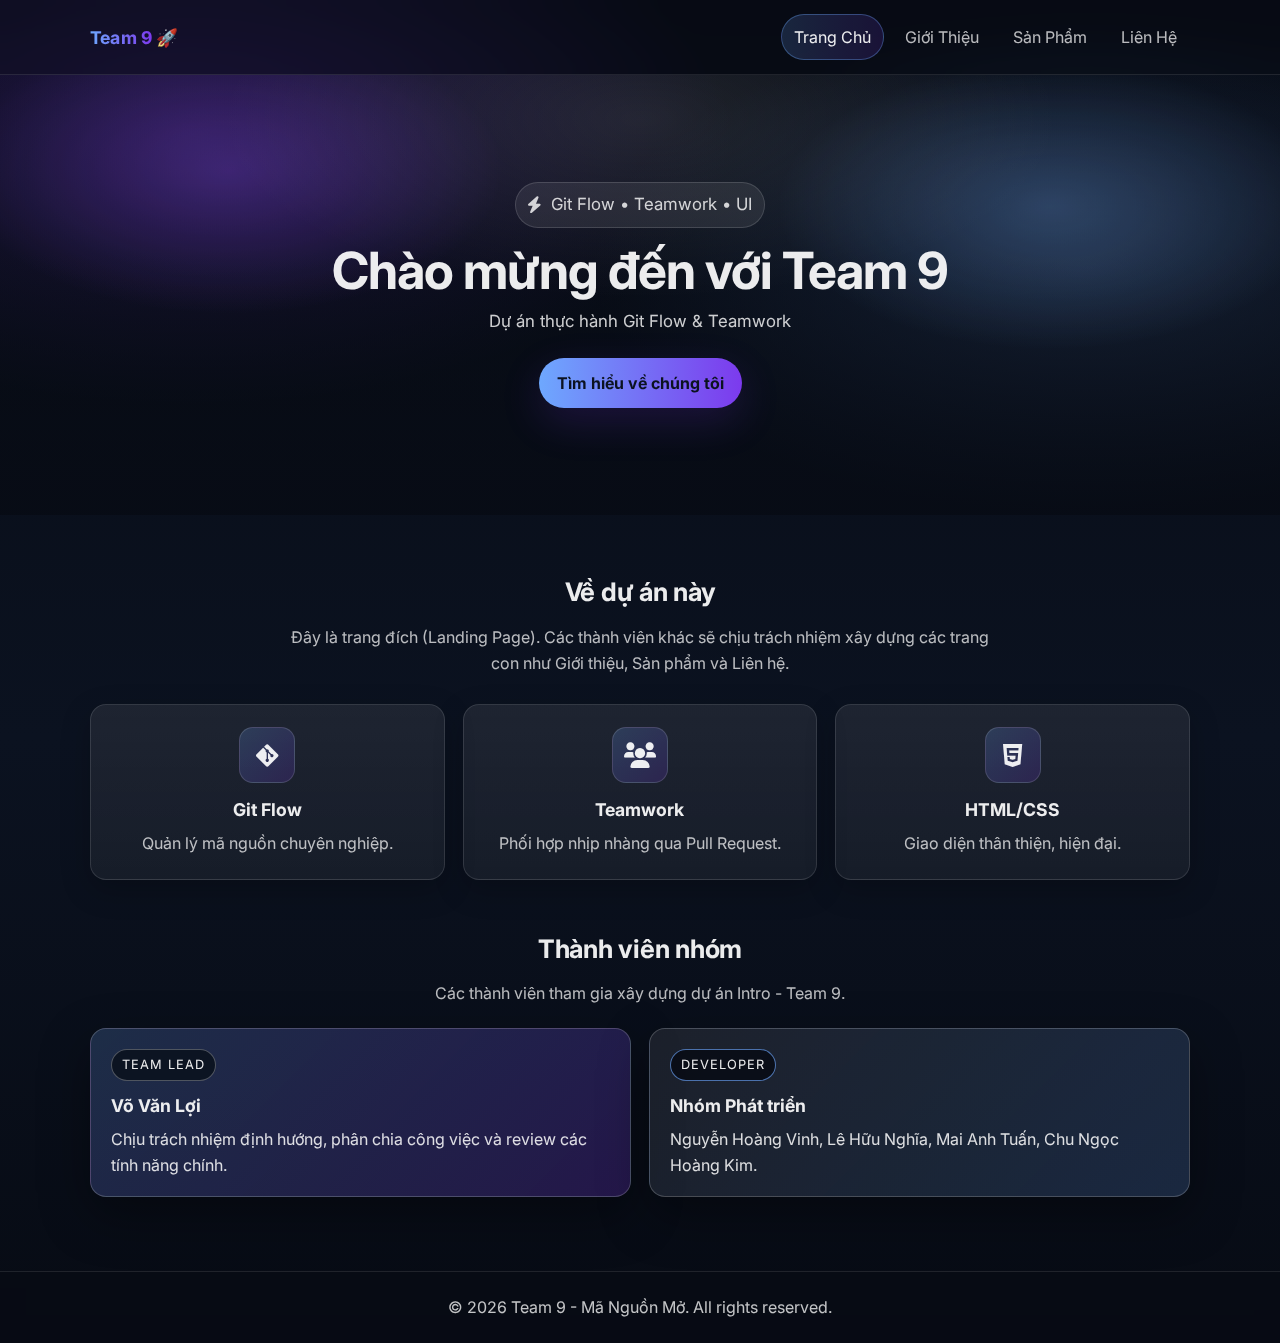
<file: index.html>
<!DOCTYPE html>
<html lang="vi">
<head>
    <meta charset="UTF-8">
    <meta name="viewport" content="width=device-width, initial-scale=1.0">
    <title>Trang Chủ - Team 9</title>
    <meta name="description" content="Team 9 - Dự án thực hành Git Flow & Teamwork. Landing Page giới thiệu dự án và các trang con.">
    <link rel="preconnect" href="https://fonts.googleapis.com">
    <link rel="preconnect" href="https://fonts.gstatic.com" crossorigin>
    <link href="https://fonts.googleapis.com/css2?family=Inter:wght@400;500;600;700;800&display=swap" rel="stylesheet">
    <link rel="stylesheet" href="css/style.css">
    <link rel="stylesheet" href="https://cdnjs.cloudflare.com/ajax/libs/font-awesome/6.0.0/css/all.min.css">
</head>
<body>

    <nav class="navbar">
        <div class="container">
            <h1 class="logo"><span>Team 9</span> 🚀</h1>
            <ul class="nav-links">
                <li><a href="index.html" class="active">Trang Chủ</a></li>
                <li><a href="about.html">Giới Thiệu</a></li>
                <li><a href="products.html">Sản Phẩm</a></li>
                <li><a href="contact.html">Liên Hệ</a></li>
            </ul>
        </div>
    </nav>

    <header class="hero">
        <div class="container">
            <p class="hero-badge"><i class="fa-solid fa-bolt"></i> Git Flow • Teamwork • UI</p>
            <h2>Chào mừng đến với Team 9</h2>
            <p>Dự án thực hành Git Flow & Teamwork</p>
            <a href="about.html" class="btn">Tìm hiểu về chúng tôi</a>
        </div>
    </header>

    <section class="container content-section">
        <h3>Về dự án này</h3>
        <p>Đây là trang đích (Landing Page). Các thành viên khác sẽ chịu trách nhiệm xây dựng các trang con như Giới thiệu, Sản phẩm và Liên hệ.</p>
        <div class="grid-3">
            <div class="card">
                <i class="fab fa-git-alt"></i>
                <h4>Git Flow</h4>
                <p>Quản lý mã nguồn chuyên nghiệp.</p>
            </div>
            <div class="card">
                <i class="fas fa-users"></i>
                <h4>Teamwork</h4>
                <p>Phối hợp nhịp nhàng qua Pull Request.</p>
            </div>
            <div class="card">
                <i class="fab fa-html5"></i>
                <h4>HTML/CSS</h4>
                <p>Giao diện thân thiện, hiện đại.</p>
            </div>
        </div>
    </section>

    <section class="container content-section team-section">
        <h3>Thành viên nhóm</h3>
        <p>Các thành viên tham gia xây dựng dự án Intro - Team 9.</p>

        <div class="team-grid">
            <div class="team-card">
                <div class="team-role-badge">Team Lead</div>
                <h4>Võ Văn Lợi</h4>
                <p>Chịu trách nhiệm định hướng, phân chia công việc và review các tính năng chính.</p>
            </div>

            <div class="team-card team-dev">
                <div class="team-role-badge dev">Developer</div>
                <h4>Nhóm Phát triển</h4>
                <p>Nguyễn Hoàng Vinh, Lê Hữu Nghĩa, Mai Anh Tuấn, Chu Ngọc Hoàng Kim.</p>
            </div>
        </div>
    </section>

    <footer>
        <p>© 2026 Team 9 - Mã Nguồn Mở. All rights reserved.</p>
    </footer>

</body>
</html>
</file>
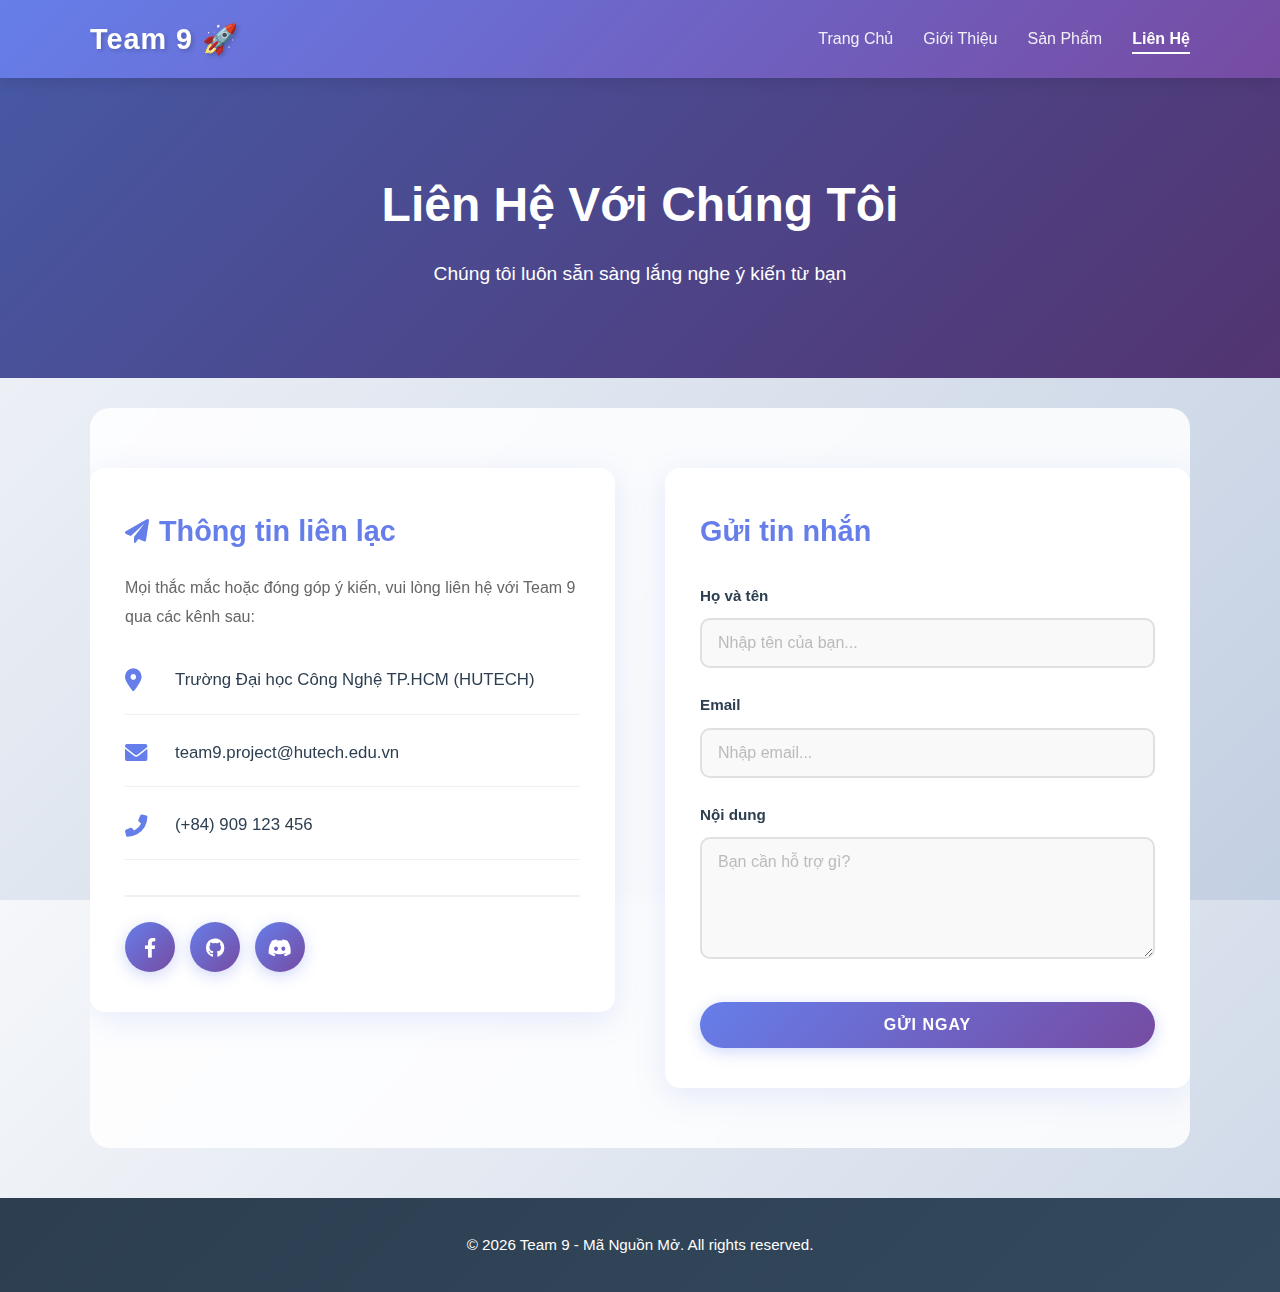
<file: contact.html>
<!DOCTYPE html>
<html lang="vi">

<head>
    <meta charset="UTF-8">
    <meta name="viewport" content="width=device-width, initial-scale=1.0">
    <title>Liên Hệ - Team 9</title>
    <link rel="stylesheet" href="css/contact.css">
    <link rel="stylesheet" href="https://cdnjs.cloudflare.com/ajax/libs/font-awesome/6.0.0/css/all.min.css">
</head>

<body>

    <nav class="navbar">
        <div class="container">
            <h1 class="logo">Team 9 🚀</h1>
            <ul class="nav-links">
                <li><a href="index.html">Trang Chủ</a></li>
                <li><a href="about.html">Giới Thiệu</a></li>
                <li><a href="products.html">Sản Phẩm</a></li>
                <li><a href="contact.html" class="active">Liên Hệ</a></li>
            </ul>
        </div>
    </nav>
    
    <header class="hero contact-hero">
        <div class="container">
            <h2>Liên Hệ Với Chúng Tôi</h2>
            <p>Chúng tôi luôn sẵn sàng lắng nghe ý kiến từ bạn</p>
        </div>
    </header>

    <section class="container content-section">
        <div class="contact-wrapper">
            <div class="contact-info">
                <h3><i class="fas fa-paper-plane"></i> Thông tin liên lạc</h3>
                <p>Mọi thắc mắc hoặc đóng góp ý kiến, vui lòng liên hệ với Team 9 qua các kênh sau:</p>

                <div class="info-item">
                    <i class="fas fa-map-marker-alt"></i>
                    <span>Trường Đại học Công Nghệ TP.HCM (HUTECH)</span>
                </div>
                <div class="info-item">
                    <i class="fas fa-envelope"></i>
                    <span>team9.project@hutech.edu.vn</span>
                </div>
                <div class="info-item">
                    <i class="fas fa-phone-alt"></i>
                    <span>(+84) 909 123 456</span>
                </div>

                <div class="social-icons">
                    <a href="#"><i class="fab fa-facebook-f"></i></a>
                    <a href="#"><i class="fab fa-github"></i></a>
                    <a href="#"><i class="fab fa-discord"></i></a>
                </div>
            </div>

            <div class="contact-form-box">
                <h3>Gửi tin nhắn</h3>
                <form action="#">
                    <div class="form-group">
                        <label for="name">Họ và tên</label>
                        <input type="text" id="name" placeholder="Nhập tên của bạn...">
                    </div>
                    <div class="form-group">
                        <label for="email">Email</label>
                        <input type="email" id="email" placeholder="Nhập email...">
                    </div>
                    <div class="form-group">
                        <label for="message">Nội dung</label>
                        <textarea id="message" rows="5" placeholder="Bạn cần hỗ trợ gì?"></textarea>
                    </div>
                    <button type="submit" class="btn btn-submit">Gửi Ngay</button>
                </form>
            </div>
        </div>
    </section>

    <footer>
        <p>© 2026 Team 9 - Mã Nguồn Mở. All rights reserved.</p>
    </footer>

</body>

</html>
</file>
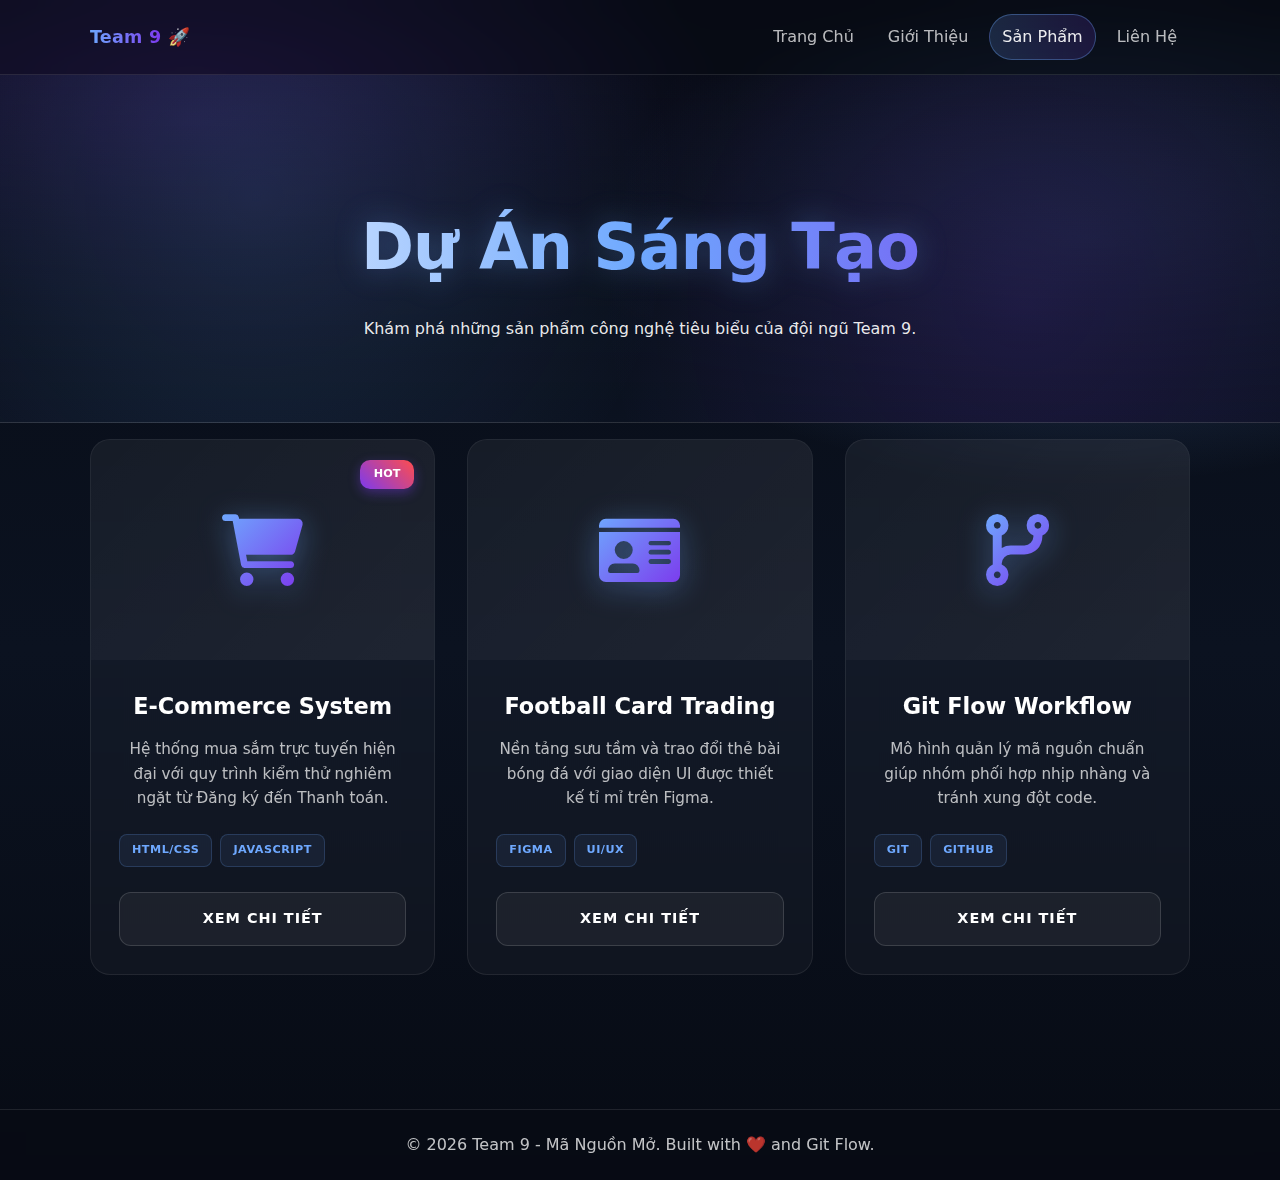
<file: products.html>
<!DOCTYPE html>
<html lang="vi">
<head>
    <meta charset="UTF-8">
    <meta name="viewport" content="width=device-width, initial-scale=1.0">
    <title>Sản Phẩm - Team 9</title>
    <link rel="stylesheet" href="css/style.css">
    <link rel="stylesheet" href="css/products.css">
    <link rel="stylesheet" href="https://cdnjs.cloudflare.com/ajax/libs/font-awesome/6.0.0/css/all.min.css">
</head>
<body>

    <nav class="navbar">
        <div class="container">
            <h1 class="logo"><span>Team 9</span> 🚀</h1>
            <ul class="nav-links">
                <li><a href="index.html">Trang Chủ</a></li>
                <li><a href="about.html">Giới Thiệu</a></li>
                <li><a href="products.html" class="active">Sản Phẩm</a></li>
                <li><a href="contact.html">Liên Hệ</a></li>
            </ul>
        </div>
    </nav>

    <header class="products-hero">
        <div class="container">
            <h2>Dự Án Sáng Tạo</h2>
            <p>Khám phá những sản phẩm công nghệ tiêu biểu của đội ngũ Team 9.</p>
        </div>
    </header>

    <main class="container content-section">
        <div class="product-grid">
            <div class="product-card">
                <div class="product-badge">Hot</div>
                <div class="product-img">
                    <i class="fas fa-shopping-cart"></i>
                </div>
                <div class="product-info">
                    <h4>E-Commerce System</h4>
                    <p>Hệ thống mua sắm trực tuyến hiện đại với quy trình kiểm thử nghiêm ngặt từ Đăng ký đến Thanh toán.</p>
                    <div class="tech-stack">
                        <span>HTML/CSS</span>
                        <span>JavaScript</span>
                    </div>
                    <a href="#" class="btn-view">Xem chi tiết</a>
                </div>
            </div>

            <div class="product-card">
                <div class="product-img">
                    <i class="fas fa-id-card"></i>
                </div>
                <div class="product-info">
                    <h4>Football Card Trading</h4>
                    <p>Nền tảng sưu tầm và trao đổi thẻ bài bóng đá với giao diện UI được thiết kế tỉ mỉ trên Figma.</p>
                    <div class="tech-stack">
                        <span>Figma</span>
                        <span>UI/UX</span>
                    </div>
                    <a href="#" class="btn-view">Xem chi tiết</a>
                </div>
            </div>

            <div class="product-card">
                <div class="product-img">
                    <i class="fas fa-code-branch"></i>
                </div>
                <div class="product-info">
                    <h4>Git Flow Workflow</h4>
                    <p>Mô hình quản lý mã nguồn chuẩn giúp nhóm phối hợp nhịp nhàng và tránh xung đột code.</p>
                    <div class="tech-stack">
                        <span>Git</span>
                        <span>GitHub</span>
                    </div>
                    <a href="#" class="btn-view">Xem chi tiết</a>
                </div>
            </div>
        </div>
    </main>

    <footer>
        <p>© 2026 Team 9 - Mã Nguồn Mở. Built with ❤️ and Git Flow.</p>
    </footer>

</body>
</html>
</file>
<file: css/contact.css>
/* Contact Page Styles */

:root {
    --primary-gradient: linear-gradient(135deg, #667eea 0%, #764ba2 100%);
    --secondary-gradient: linear-gradient(135deg, #f093fb 0%, #f5576c 100%);
    --dark-gradient: linear-gradient(135deg, #2c3e50 0%, #34495e 100%);
    --text-dark: #2c3e50;
    --text-light: #666;
    --border-color: #e0e0e0;
}

/* Reset & Base */
* {
    margin: 0;
    padding: 0;
    box-sizing: border-box;
}

html, body {
    height: 100%;
}

body {
    font-family: 'Segoe UI', 'Roboto', sans-serif;
    background: linear-gradient(135deg, #f5f7fa 0%, #c3cfe2 100%);
    color: var(--text-dark);
    line-height: 1.6;
    min-height: 100vh;
}

.container {
    width: 90%;
    max-width: 1100px;
    margin: auto;
    overflow: hidden;
}

a {
    text-decoration: none;
    color: inherit;
} 
/* Navbar */
.navbar {
    background: var(--primary-gradient);
    color: #fff;
    padding: 1rem 0;
    box-shadow: 0 4px 15px rgba(0, 0, 0, 0.1);
    position: sticky;
    top: 0;
    z-index: 100;
}

.navbar .container {
    display: flex;
    justify-content: space-between;
    align-items: center;
}

.navbar .logo {
    font-size: 1.8rem;
    font-weight: 700;
    letter-spacing: 1px;
    text-shadow: 2px 2px 4px rgba(0, 0, 0, 0.2);
}

.navbar ul {
    display: flex;
    list-style: none;
    gap: 30px;
}

.navbar a {
    color: rgba(255, 255, 255, 0.9);
    font-weight: 500;
    transition: all 0.3s ease;
    padding-bottom: 5px;
}

.navbar a:hover,
.navbar a.active {
    color: #fff;
    font-weight: 600;
    border-bottom: 2px solid #fff;
}

/* Hero Section */
.hero {
    background: var(--primary-gradient);
    background-size: cover;
    background-position: center;
    height: 300px;
    color: #fff;
    display: flex;
    align-items: center;
    justify-content: center;
    text-align: center;
    position: relative;
    overflow: hidden;
}

.hero::before {
    content: '';
    position: absolute;
    top: 0;
    left: 0;
    right: 0;
    bottom: 0;
    background: rgba(0, 0, 0, 0.3);
    z-index: 1;
}

.hero .container {
    position: relative;
    z-index: 2;
}

.hero h2 {
    font-size: 3rem;
    margin-bottom: 15px;
    font-weight: 700;
    animation: slideInDown 0.8s ease-out;
}

.hero p {
    font-size: 1.2rem;
    animation: slideInUp 0.8s ease-out;
}

@keyframes slideInDown {
    from {
        opacity: 0;
        transform: translateY(-30px);
    }
    to {
        opacity: 1;
        transform: translateY(0);
    }
}

@keyframes slideInUp {
    from {
        opacity: 0;
        transform: translateY(30px);
    }
    to {
        opacity: 1;
        transform: translateY(0);
    }
}

/* Content Section */
.content-section {
    padding: 60px 0;
    background: rgba(255, 255, 255, 0.85);
    margin: 30px auto;
    border-radius: 20px;
    backdrop-filter: blur(10px);
}

/* Contact Wrapper */
.contact-wrapper {
    display: grid;
    grid-template-columns: 1fr 1fr;
    gap: 50px;
    align-items: start;
}

/* Contact Info Section */
.contact-info {
    background: #fff;
    padding: 40px 35px;
    border-radius: 15px;
    box-shadow: 0 8px 32px rgba(102, 126, 234, 0.15);
    transition: all 0.3s ease;
}

.contact-info:hover {
    transform: translateY(-5px);
    box-shadow: 0 12px 40px rgba(102, 126, 234, 0.2);
}

.contact-info h3 {
    font-size: 1.8rem;
    color: #667eea;
    margin-bottom: 20px;
    font-weight: 700;
    display: flex;
    align-items: center;
    gap: 10px;
}

.contact-info h3 i {
    font-size: 1.5rem;
}

.contact-info > p {
    color: var(--text-light);
    margin-bottom: 35px;
    line-height: 1.8;
}

/* Info Items */
.info-item {
    display: flex;
    align-items: center;
    margin-bottom: 25px;
    padding-bottom: 20px;
    border-bottom: 1px solid #f0f0f0;
    transition: all 0.3s ease;
}

.info-item:last-of-type {
    border-bottom: none;
}

.info-item:hover {
    padding-left: 10px;
    color: #667eea;
}

.info-item i {
    color: #667eea;
    font-size: 1.4rem;
    margin-right: 20px;
    min-width: 30px;
    transition: all 0.3s ease;
}

.info-item:hover i {
    transform: scale(1.2) rotate(10deg);
}

.info-item span {
    font-size: 1.05rem;
    font-weight: 500;
}

/* Social Icons */
.social-icons {
    display: flex;
    gap: 15px;
    margin-top: 35px;
    padding-top: 25px;
    border-top: 2px solid #f0f0f0;
}

.social-icons a {
    display: inline-flex;
    align-items: center;
    justify-content: center;
    width: 50px;
    height: 50px;
    background: var(--primary-gradient);
    color: #fff;
    border-radius: 50%;
    transition: all 0.3s ease;
    font-size: 1.2rem;
    box-shadow: 0 4px 15px rgba(102, 126, 234, 0.3);
}

.social-icons a:hover {
    transform: scale(1.2) rotate(15deg);
    box-shadow: 0 8px 25px rgba(102, 126, 234, 0.5);
    background: var(--secondary-gradient);
}

/* Form Section */
.contact-form-box {
    background: #fff;
    padding: 40px 35px;
    border-radius: 15px;
    box-shadow: 0 8px 32px rgba(102, 126, 234, 0.15);
    transition: all 0.3s ease;
}

.contact-form-box:hover {
    transform: translateY(-5px);
    box-shadow: 0 12px 40px rgba(102, 126, 234, 0.2);
}

.contact-form-box h3 {
    font-size: 1.8rem;
    color: #667eea;
    margin-bottom: 30px;
    font-weight: 700;
}

/* Form Group */
.form-group {
    margin-bottom: 25px;
}

.form-group label {
    display: block;
    margin-bottom: 10px;
    font-weight: 600;
    color: var(--text-dark);
    font-size: 0.95rem;
}

.form-group input,
.form-group textarea {
    width: 100%;
    padding: 14px 16px;
    border: 2px solid var(--border-color);
    border-radius: 10px;
    font-size: 1rem;
    font-family: inherit;
    transition: all 0.3s ease;
    background: #f9f9f9;
}

.form-group input::placeholder,
.form-group textarea::placeholder {
    color: #bbb;
}

.form-group input:focus,
.form-group textarea:focus {
    outline: none;
    background: #fff;
    border-color: #667eea;
    box-shadow: 0 0 0 4px rgba(102, 126, 234, 0.1);
    transform: translateY(-2px);
}

.form-group textarea {
    resize: vertical;
    min-height: 120px;
}

/* Submit Button */
.btn-submit {
    width: 100%;
    padding: 14px 30px;
    background: var(--primary-gradient);
    color: #fff;
    border: none;
    border-radius: 50px;
    font-size: 1rem;
    font-weight: 600;
    text-transform: uppercase;
    letter-spacing: 1px;
    cursor: pointer;
    transition: all 0.3s ease;
    margin-top: 10px;
    box-shadow: 0 4px 15px rgba(102, 126, 234, 0.3);
}

.btn-submit:hover {
    transform: translateY(-3px);
    box-shadow: 0 8px 25px rgba(102, 126, 234, 0.5);
    background: var(--secondary-gradient);
}

.btn-submit:active {
    transform: translateY(-1px);
}

/* Footer */
footer {
    background: var(--dark-gradient);
    color: #fff;
    text-align: center;
    padding: 35px 20px;
    margin-top: 50px;
    font-weight: 500;
    font-size: 0.95rem;
}

/* Responsive Design */
@media (max-width: 768px) {
    .navbar ul {
        flex-direction: column;
        gap: 15px;
    }

    .hero h2 {
        font-size: 2rem;
    }

    .hero p {
        font-size: 1rem;
    }

    .contact-wrapper {
        grid-template-columns: 1fr;
        gap: 30px;
    }

    .contact-info,
    .contact-form-box {
        padding: 30px 20px;
    }

    .social-icons {
        justify-content: center;
    }

    .content-section {
        padding: 40px 20px;
    }
}

@media (max-width: 480px) {
    .navbar .logo {
        font-size: 1.3rem;
    }

    .navbar ul {
        gap: 10px;
    }

    .navbar a {
        font-size: 0.9rem;
    }

    .hero h2 {
        font-size: 1.5rem;
    }

    .hero p {
        font-size: 0.9rem;
    }

    .contact-info h3,
    .contact-form-box h3 {
        font-size: 1.3rem;
    }

    .info-item {
        flex-direction: column;
        align-items: flex-start;
    }

    .info-item i {
        margin-right: 10px;
        margin-bottom: 5px;
    }
}
</file>
<file: css/products.css>
/* ===== UPGRADED PRODUCTS PAGE - FUTURISTIC DARK ===== */

/* 1. Nâng cấp Hero Section với hiệu ứng lưới (Mesh Gradient) */
.products-hero {
    background: 
        radial-gradient(circle at 20% 35%, rgba(110, 168, 254, 0.15), transparent 40%),
        radial-gradient(circle at 80% 65%, rgba(124, 58, 237, 0.15), transparent 40%),
        linear-gradient(180deg, rgba(7, 11, 20, 0.5) 0%, var(--bg) 100%),
        url('https://images.unsplash.com/photo-1639762681485-074b7f938ba0?auto=format&fit=crop&w=1600&q=80');
    background-size: cover;
    background-position: center;
    padding: 120px 0 80px;
    text-align: center;
    border-bottom: 1px solid var(--border);
}

.products-hero h2 {
    font-size: clamp(2.8rem, 6vw, 4rem);
    font-weight: 800;
    letter-spacing: -1px;
    margin-bottom: 15px;
    background: linear-gradient(90deg, #fff, var(--brand), var(--brand-2));
    -webkit-background-clip: text;
    background-clip: text;
    color: transparent;
    filter: drop-shadow(0 0 15px rgba(110, 168, 254, 0.3));
}

/* 2. Grid Layout */
.product-grid {
    display: grid;
    grid-template-columns: repeat(auto-fit, minmax(320px, 1fr));
    gap: 32px;
    margin-top: -40px; /* Đẩy grid lên đè nhẹ vào Hero cho hiện đại */
    padding-bottom: 60px;
}

/* 3. Card Style - Hiệu ứng Kính mờ (Glassmorphism) */
.product-card {
    background: rgba(255, 255, 255, 0.03);
    backdrop-filter: blur(12px);
    -webkit-backdrop-filter: blur(12px);
    border: 1px solid rgba(255, 255, 255, 0.08);
    border-radius: 20px;
    overflow: hidden;
    transition: all 0.4s cubic-bezier(0.175, 0.885, 0.32, 1.275);
    display: flex;
    flex-direction: column;
}

.product-card:hover {
    transform: translateY(-12px);
    border-color: var(--brand);
    background: rgba(255, 255, 255, 0.06);
    box-shadow: 0 20px 40px rgba(0, 0, 0, 0.4), 0 0 20px rgba(110, 168, 254, 0.15);
}

/* Badge phát sáng */
.product-badge {
    position: absolute;
    top: 20px;
    right: 20px;
    background: linear-gradient(45deg, var(--brand-2), #ff4d4d);
    color: #fff;
    padding: 5px 14px;
    border-radius: 10px;
    font-size: 0.7rem;
    font-weight: 700;
    text-transform: uppercase;
    box-shadow: 0 4px 12px rgba(124, 58, 237, 0.4);
    z-index: 2;
}

/* Image/Icon container */
.product-img {
    height: 220px;
    background: linear-gradient(135deg, rgba(255,255,255,0.02), rgba(255,255,255,0.05));
    display: flex;
    align-items: center;
    justify-content: center;
    position: relative;
}

.product-img i {
    font-size: 4.5rem;
    background: linear-gradient(135deg, var(--brand), var(--brand-2));
    -webkit-background-clip: text;
    background-clip: text;
    color: transparent;
    filter: drop-shadow(0 5px 15px rgba(110, 168, 254, 0.4));
    transition: 0.3s;
}

.product-card:hover .product-img i {
    transform: scale(1.1) rotate(5deg);
}

/* 4. Thông tin sản phẩm */
.product-info {
    padding: 28px;
    flex-grow: 1;
    display: flex;
    flex-direction: column;
}

.product-info h4 {
    font-size: 1.4rem;
    margin-bottom: 12px;
    color: #fff;
    font-weight: 700;
}

.product-info p {
    font-size: 0.95rem;
    color: var(--muted);
    line-height: 1.6;
    margin-bottom: 24px;
}

/* Tech Stack Tags - Kiểu viên thuốc (Pills) */
.tech-stack {
    display: flex;
    flex-wrap: wrap;
    gap: 8px;
    margin-bottom: 25px;
    margin-top: auto; /* Đẩy tech stack xuống dưới cùng của phần info */
}

.tech-stack span {
    font-size: 0.7rem;
    font-weight: 600;
    background: rgba(110, 168, 254, 0.08);
    color: var(--brand);
    padding: 6px 12px;
    border-radius: 8px;
    border: 1px solid rgba(110, 168, 254, 0.2);
    text-transform: uppercase;
    letter-spacing: 0.5px;
}

/* 5. Nút bấm Premium Shimmer */
.btn-view {
    display: block;
    text-align: center;
    padding: 14px;
    background: rgba(255, 255, 255, 0.05);
    color: #fff;
    border-radius: 12px;
    border: 1px solid var(--border);
    font-weight: 600;
    font-size: 0.9rem;
    transition: all 0.3s ease;
    text-transform: uppercase;
    letter-spacing: 1px;
}

.btn-view:hover {
    background: linear-gradient(90deg, var(--brand), var(--brand-2));
    color: #0b1220;
    border-color: transparent;
    transform: scale(1.02);
    box-shadow: 0 8px 20px rgba(110, 168, 254, 0.3);
}
</file>
<file: css/style.css>
/* Reset & Base */
:root{
  --bg: #0b1220;
  --surface: rgba(255,255,255,0.06);
  --surface-2: rgba(255,255,255,0.10);
  --border: rgba(255,255,255,0.14);
  --text: rgba(255,255,255,0.92);
  --muted: rgba(255,255,255,0.72);
  --brand: #6ea8fe;
  --brand-2: #7c3aed;
  --shadow: 0 18px 50px rgba(0,0,0,0.35);
  --shadow-soft: 0 10px 30px rgba(0,0,0,0.22);
  --radius: 16px;
}

* { margin: 0; padding: 0; box-sizing: border-box; }
html { color-scheme: dark; }
body {
  font-family: Inter, system-ui, -apple-system, "Segoe UI", Roboto, Arial, sans-serif;
  background:
    radial-gradient(900px 450px at 15% 10%, rgba(124,58,237,0.35), transparent 60%),
    radial-gradient(900px 450px at 85% 20%, rgba(110,168,254,0.30), transparent 55%),
    linear-gradient(180deg, #070b14 0%, #0b1220 55%, #070b14 100%);
  color: var(--text);
  line-height: 1.65;
}
img { max-width: 100%; display: block; }
a { text-decoration: none; color: inherit; }

.container { width: min(1100px, 92%); margin-inline: auto; }

/* Navbar */
.navbar {
  position: sticky;
  top: 0;
  z-index: 10;
  background: rgba(7, 11, 20, 0.55);
  border-bottom: 1px solid rgba(255,255,255,0.10);
  backdrop-filter: blur(14px);
}
.navbar .container {
  display: flex;
  justify-content: space-between;
  align-items: center;
  gap: 14px;
  padding: 14px 0;
  flex-wrap: wrap;
}
.navbar .logo {
  font-size: 1.1rem;
  letter-spacing: 0.2px;
  font-weight: 750;
  user-select: none;
}
.navbar .logo span{
  background: linear-gradient(90deg, var(--brand), var(--brand-2));
  -webkit-background-clip: text;
  background-clip: text;
  color: transparent;
}
.nav-links { display: flex; gap: 8px; list-style: none; flex-wrap: wrap; }
.nav-links a{
  display: inline-flex;
  align-items: center;
  padding: 9px 12px;
  border-radius: 999px;
  color: var(--muted);
  border: 1px solid transparent;
  transition: background 160ms ease, border-color 160ms ease, transform 160ms ease, color 160ms ease;
}
.nav-links a:hover{
  background: rgba(255,255,255,0.06);
  border-color: rgba(255,255,255,0.12);
  color: var(--text);
  transform: translateY(-1px);
}
.nav-links a.active{
  background: linear-gradient(90deg, rgba(110,168,254,0.18), rgba(124,58,237,0.16));
  border-color: rgba(110,168,254,0.35);
  color: var(--text);
}

/* Hero Section */
.hero{
  position: relative;
  min-height: 440px;
  display: grid;
  place-items: center;
  text-align: center;
  padding: 62px 0;
  overflow: hidden;
  background:
    radial-gradient(700px 300px at 50% 10%, rgba(255,255,255,0.10), transparent 60%),
    linear-gradient(180deg, rgba(7,11,20,0.35), rgba(7,11,20,0.85)),
    url('https://source.unsplash.com/random/1600x900?tech');
  background-size: cover;
  background-position: center;
}
.hero::after{
  content:"";
  position: absolute;
  inset: -2px;
  background:
    radial-gradient(420px 220px at 18% 22%, rgba(124,58,237,0.35), transparent 65%),
    radial-gradient(420px 220px at 82% 30%, rgba(110,168,254,0.28), transparent 65%);
  pointer-events: none;
  mix-blend-mode: screen;
  opacity: 0.9;
}
.hero .container{ position: relative; z-index: 1; }
.hero-badge{
  display: inline-flex;
  align-items: center;
  gap: 10px;
  padding: 8px 12px;
  margin-bottom: 14px;
  border-radius: 999px;
  background: rgba(255,255,255,0.08);
  border: 1px solid rgba(255,255,255,0.14);
  color: rgba(255,255,255,0.85);
  font-size: 0.92rem;
}
.hero h2{
  font-size: clamp(2.05rem, 4vw, 3.2rem);
  line-height: 1.1;
  letter-spacing: -0.02em;
  margin-bottom: 10px;
}
.hero p{
  color: rgba(255,255,255,0.80);
  font-size: 1.05rem;
}
.btn{
  display: inline-flex;
  align-items: center;
  justify-content: center;
  gap: 10px;
  background: linear-gradient(90deg, var(--brand), var(--brand-2));
  color: #0b1220;
  padding: 12px 18px;
  border-radius: 999px;
  margin-top: 22px;
  font-weight: 700;
  box-shadow: 0 14px 40px rgba(124,58,237,0.18);
  transition: transform 160ms ease, filter 160ms ease;
}
.btn:hover{ transform: translateY(-2px); filter: brightness(1.05); }
.btn:focus-visible, .nav-links a:focus-visible{
  outline: 3px solid rgba(110,168,254,0.40);
  outline-offset: 3px;
}

/* Content Section */
.content-section{
  padding: 56px 0 30px;
  text-align: center;
}
.content-section h3{
  font-size: 1.6rem;
  letter-spacing: -0.01em;
  margin-bottom: 10px;
}
.content-section > p{
  max-width: 72ch;
  margin: 0 auto;
  color: var(--muted);
}
.grid-3{
  display: grid;
  grid-template-columns: repeat(auto-fit, minmax(240px, 1fr));
  gap: 18px;
  margin-top: 28px;
}
.card{
  background: linear-gradient(180deg, rgba(255,255,255,0.08), rgba(255,255,255,0.05));
  border: 1px solid rgba(255,255,255,0.12);
  padding: 22px 20px;
  border-radius: var(--radius);
  box-shadow: var(--shadow-soft);
  transition: transform 180ms ease, border-color 180ms ease, background 180ms ease;
}
.card:hover{
  transform: translateY(-4px);
  border-color: rgba(110,168,254,0.32);
  background: linear-gradient(180deg, rgba(255,255,255,0.10), rgba(255,255,255,0.06));
}
.card i{
  width: 56px;
  height: 56px;
  border-radius: 14px;
  display: inline-grid;
  place-items: center;
  font-size: 1.6rem;
  background: linear-gradient(135deg, rgba(110,168,254,0.20), rgba(124,58,237,0.18));
  border: 1px solid rgba(255,255,255,0.14);
  color: rgba(255,255,255,0.92);
  margin-bottom: 12px;
}
.card h4{ font-size: 1.1rem; margin-bottom: 6px; }
.card p{ color: var(--muted); }

/* Team Section */
.team-section{
  padding-top: 18px;
}
.team-grid{
  display: grid;
  grid-template-columns: repeat(auto-fit, minmax(260px, 1fr));
  gap: 18px;
  margin-top: 22px;
}
.team-card{
  background: linear-gradient(135deg, rgba(110,168,254,0.20), rgba(124,58,237,0.24));
  border-radius: var(--radius);
  padding: 20px 20px 18px;
  border: 1px solid rgba(255,255,255,0.20);
  box-shadow: var(--shadow);
  text-align: left;
}
.team-card.team-dev{
  background: linear-gradient(135deg, rgba(255,255,255,0.08), rgba(110,168,254,0.18));
}
.team-role-badge{
  display: inline-flex;
  align-items: center;
  padding: 4px 10px;
  border-radius: 999px;
  font-size: 0.8rem;
  letter-spacing: 0.08em;
  text-transform: uppercase;
  background: rgba(11,18,32,0.92);
  color: rgba(255,255,255,0.92);
  border: 1px solid rgba(255,255,255,0.28);
  margin-bottom: 10px;
}
.team-role-badge.dev{
  background: rgba(7,11,20,0.85);
  border-color: rgba(110,168,254,0.65);
}
.team-card h4{
  font-size: 1.1rem;
  margin-bottom: 6px;
}
.team-card p{
  color: rgba(255,255,255,0.85);
}

/* Footer */
footer{
  margin-top: 44px;
  border-top: 1px solid rgba(255,255,255,0.10);
  background: rgba(7, 11, 20, 0.55);
  backdrop-filter: blur(10px);
  color: rgba(255,255,255,0.76);
  text-align: center;
  padding: 22px 0;
}

@media (prefers-reduced-motion: reduce){
  *{ transition: none !important; scroll-behavior: auto !important; }
}
</file>
